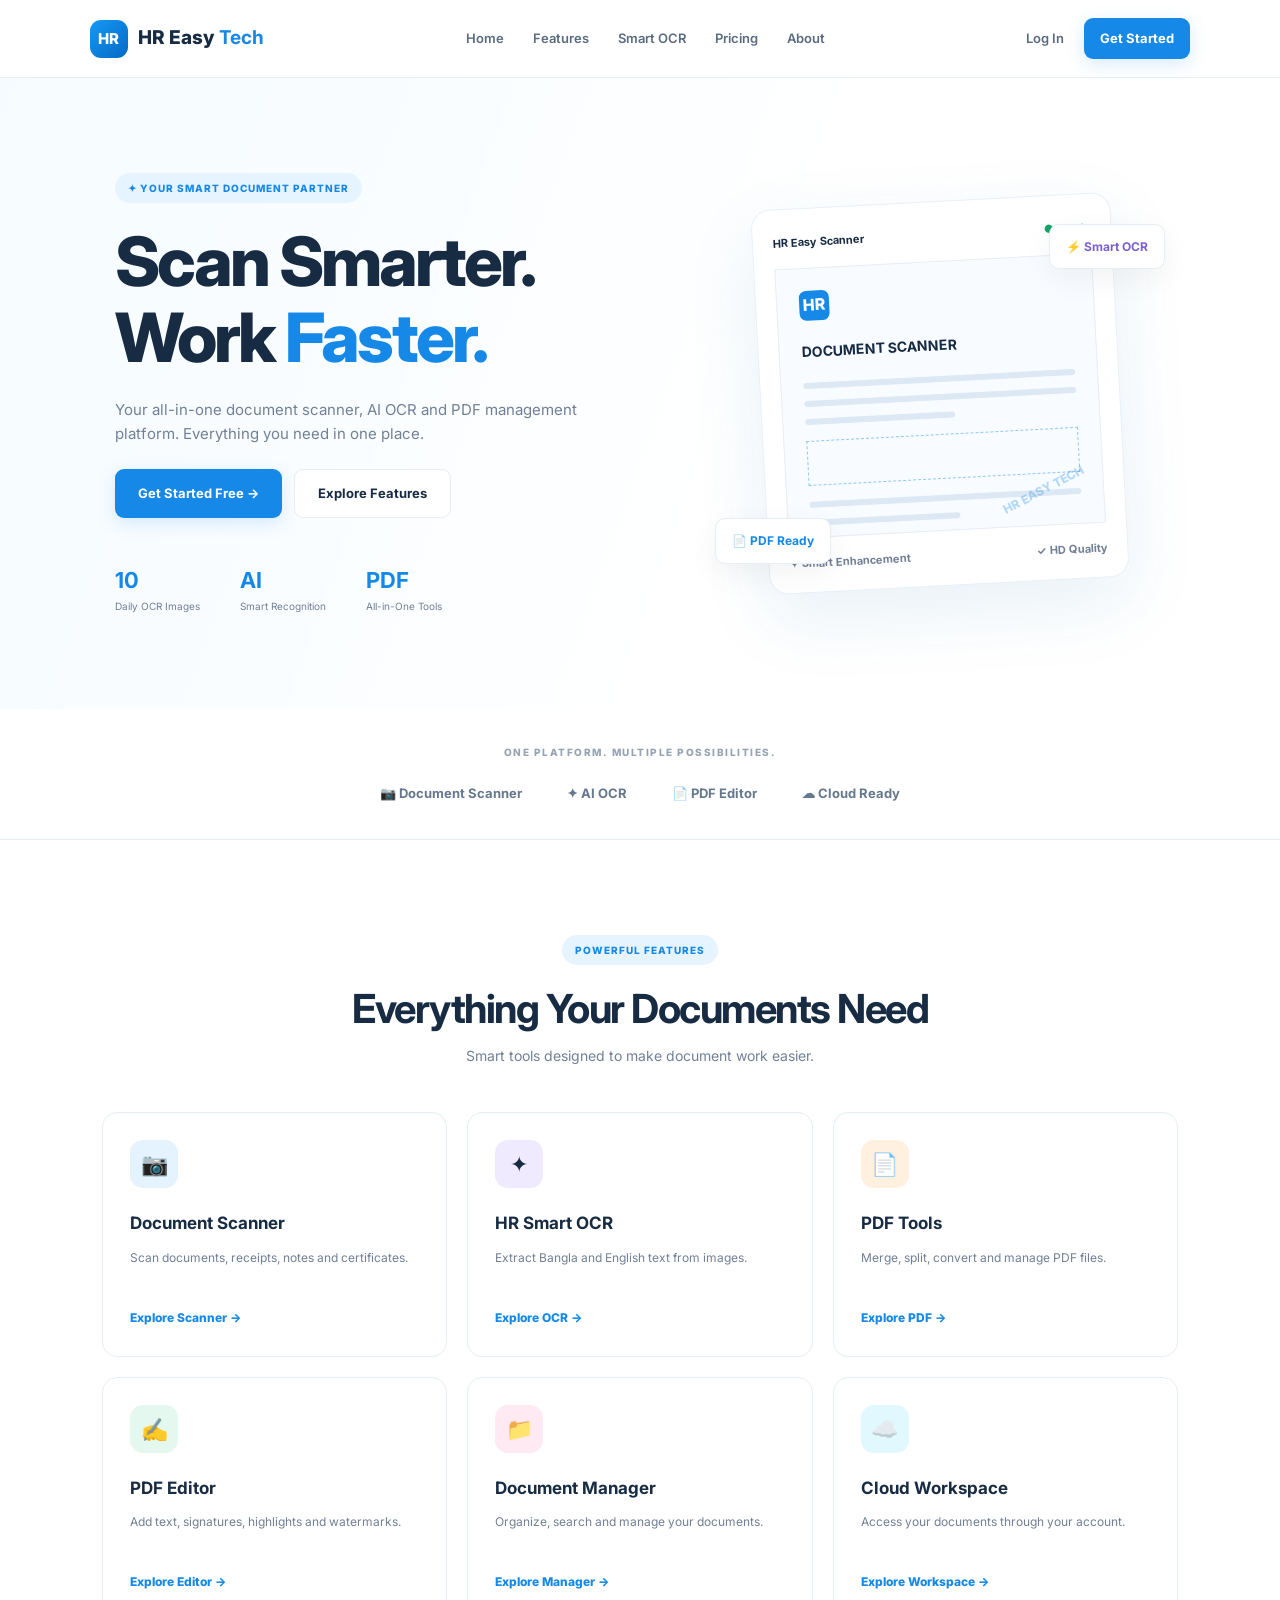
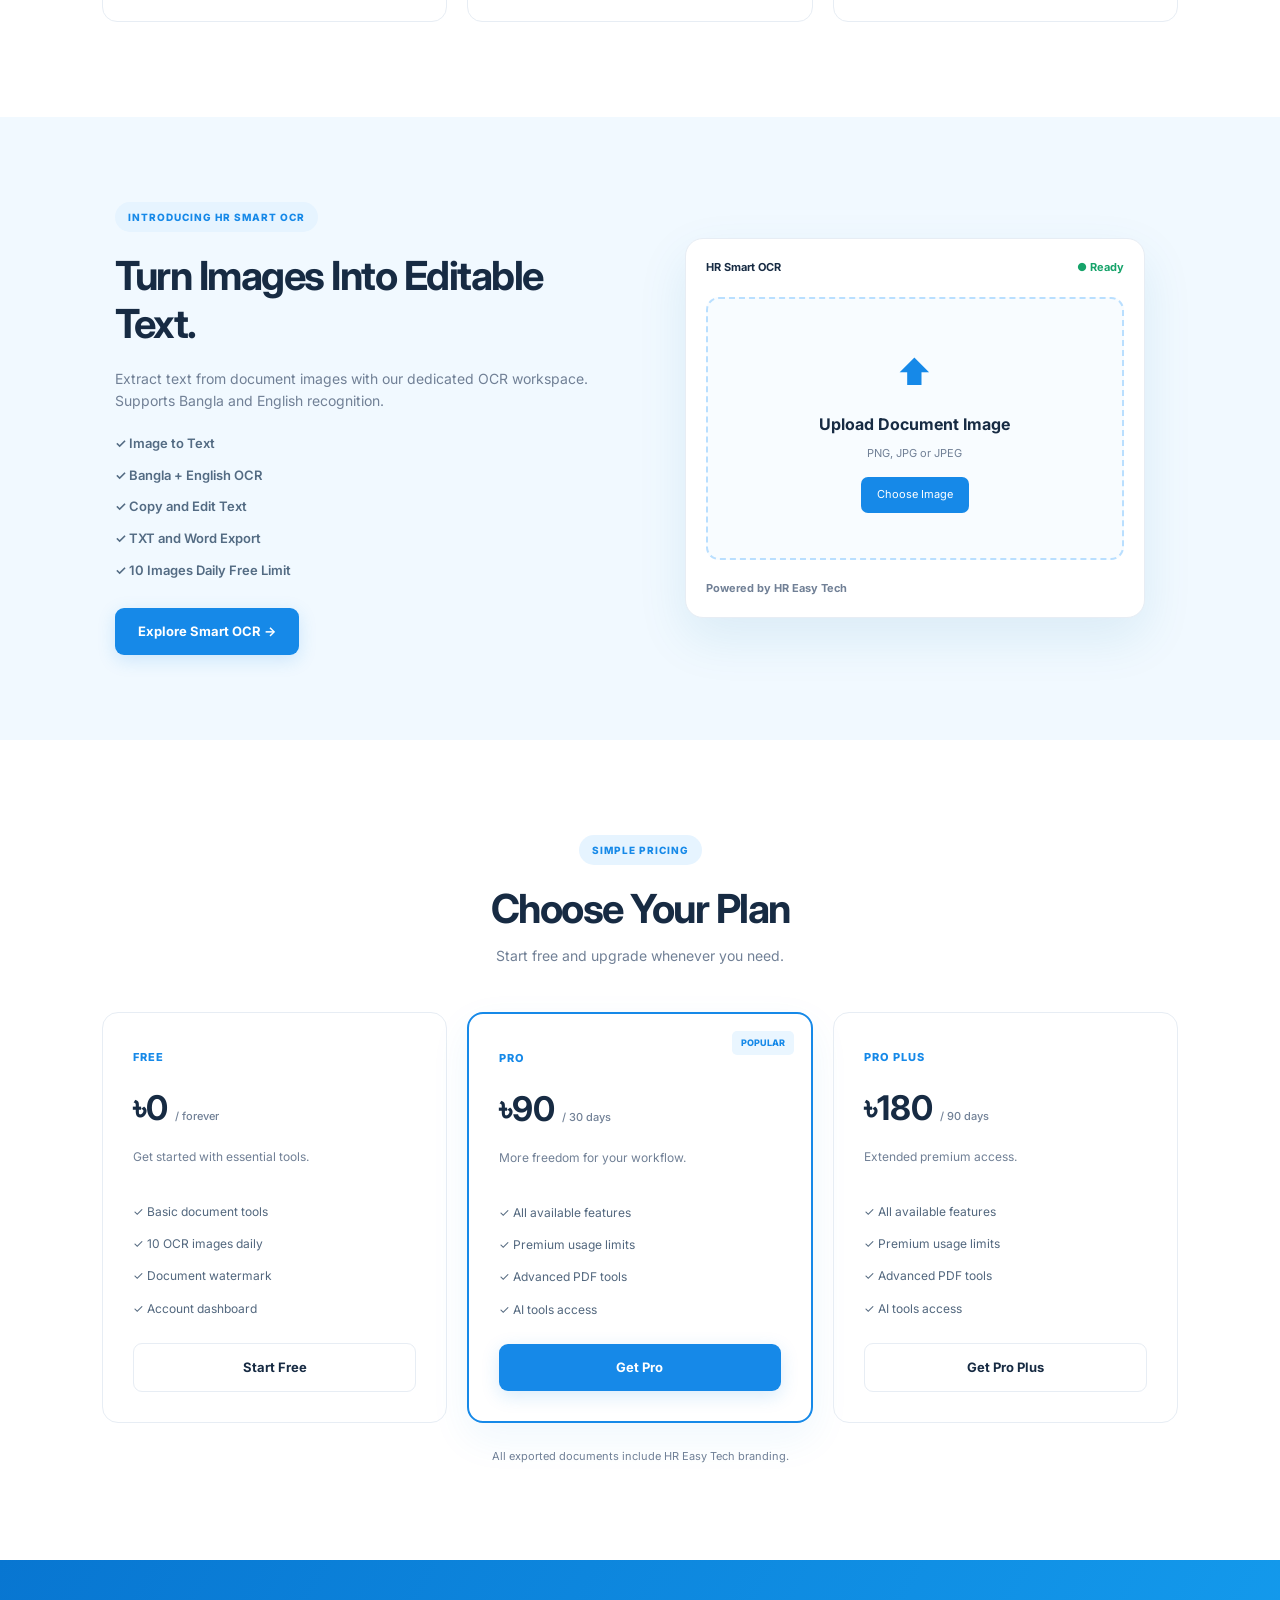
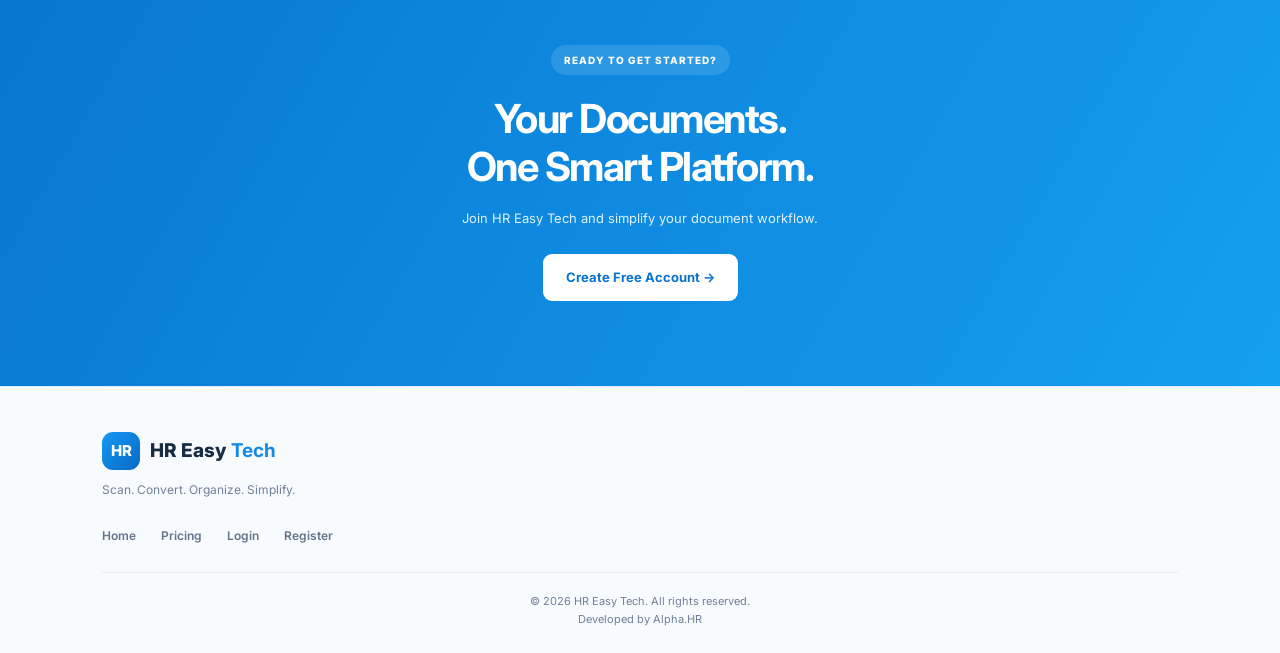
<file: index.html>
<!DOCTYPE html>
<html lang="en">
<head>
  <meta charset="UTF-8">
  <meta name="viewport" content="width=device-width, initial-scale=1.0">
  <meta name="theme-color" content="#ffffff">
  <meta name="description" content="HR Easy Tech - Smart Document Scanner, AI OCR and PDF Tools.">
  <title>HR Easy Tech - Smart Document Platform</title>
  <link rel="manifest" href="./manifest.json">
  <link rel="stylesheet" href="./assets/css/style.css">
  <link rel="preconnect" href="https://fonts.googleapis.com">
  <link href="https://fonts.googleapis.com/css2?family=Inter:wght@400;500;600;700;800&display=swap" rel="stylesheet">
</head>

<body>

<header class="header">
  <a href="index.html" class="brand">
    <span class="brand-icon">HR</span>
    <span>HR Easy <b>Tech</b></span>
  </a>

  <button class="menu-toggle" id="menuToggle" aria-label="Toggle navigation">☰</button>

  <nav class="nav" id="nav">
    <a href="#home">Home</a>
    <a href="#features">Features</a>
    <a href="#ocr">Smart OCR</a>
    <a href="#pricing">Pricing</a>
    <a href="#about">About</a>
  </nav>

  <div class="header-actions">
    <a href="login.html" class="login-btn">Log In</a>
    <a href="register.html" class="primary-btn small-btn">Get Started</a>
  </div>
</header>

<main>

<section class="hero" id="home">
  <div class="hero-content">
    <span class="eyebrow">✦ YOUR SMART DOCUMENT PARTNER</span>

    <h1>
      Scan Smarter.<br>
      Work <span>Faster.</span>
    </h1>

    <p>
      Your all-in-one document scanner, AI OCR and PDF
      management platform. Everything you need in one place.
    </p>

    <div class="hero-actions">
      <a href="register.html" class="primary-btn">Get Started Free →</a>
      <a href="#features" class="secondary-btn">Explore Features</a>
    </div>

    <div class="hero-stats">
      <div><strong>10</strong><small>Daily OCR Images</small></div>
      <div><strong>AI</strong><small>Smart Recognition</small></div>
      <div><strong>PDF</strong><small>All-in-One Tools</small></div>
    </div>
  </div>

  <div class="hero-visual">
    <div class="scan-card">
      <div class="scan-top">
        <span>HR Easy Scanner</span>
        <span class="live-dot">● Ready</span>
      </div>

      <div class="document-preview">
        <div class="doc-logo">HR</div>
        <h3>DOCUMENT SCANNER</h3>
        <div class="doc-line"></div>
        <div class="doc-line"></div>
        <div class="doc-line short"></div>
        <div class="doc-box"></div>
        <div class="doc-line"></div>
        <div class="doc-line short"></div>
        <div class="watermark">HR EASY TECH</div>
      </div>

      <div class="scan-bottom">
        <span>✦ Smart Enhancement</span>
        <span>✓ HD Quality</span>
      </div>
    </div>

    <div class="floating-tag tag-one">⚡ Smart OCR</div>
    <div class="floating-tag tag-two">📄 PDF Ready</div>
  </div>
</section>

<section class="trust-section">
  <p>ONE PLATFORM. MULTIPLE POSSIBILITIES.</p>
  <div class="trust-items">
    <span>📷 Document Scanner</span>
    <span>✦ AI OCR</span>
    <span>📄 PDF Editor</span>
    <span>☁ Cloud Ready</span>
  </div>
</section>

<section class="section" id="features">
  <div class="section-heading">
    <span class="eyebrow">POWERFUL FEATURES</span>
    <h2>Everything Your Documents Need</h2>
    <p>Smart tools designed to make document work easier.</p>
  </div>

  <div class="feature-grid">

    <a href="scanner.html" class="feature-card">
      <div class="feature-icon blue">📷</div>
      <h3>Document Scanner</h3>
      <p>Scan documents, receipts, notes and certificates.</p>
      <span>Explore Scanner →</span>
    </a>

    <a href="smart-ocr.html" class="feature-card">
      <div class="feature-icon purple">✦</div>
      <h3>HR Smart OCR</h3>
      <p>Extract Bangla and English text from images.</p>
      <span>Explore OCR →</span>
    </a>

    <a href="pdf-tools.html" class="feature-card">
      <div class="feature-icon orange">📄</div>
      <h3>PDF Tools</h3>
      <p>Merge, split, convert and manage PDF files.</p>
      <span>Explore PDF →</span>
    </a>

    <a href="pdf-tools.html" class="feature-card">
      <div class="feature-icon green">✍️</div>
      <h3>PDF Editor</h3>
      <p>Add text, signatures, highlights and watermarks.</p>
      <span>Explore Editor →</span>
    </a>

    <a href="dashboard.html" class="feature-card">
      <div class="feature-icon pink">📁</div>
      <h3>Document Manager</h3>
      <p>Organize, search and manage your documents.</p>
      <span>Explore Manager →</span>
    </a>

    <a href="dashboard.html" class="feature-card">
      <div class="feature-icon cyan">☁️</div>
      <h3>Cloud Workspace</h3>
      <p>Access your documents through your account.</p>
      <span>Explore Workspace →</span>
    </a>

  </div>
</section>

<section class="ocr-section" id="ocr">
  <div class="ocr-content">
    <span class="eyebrow">INTRODUCING HR SMART OCR</span>
    <h2>Turn Images Into Editable Text.</h2>
    <p>
      Extract text from document images with our dedicated
      OCR workspace. Supports Bangla and English recognition.
    </p>
    <ul>
      <li>✓ Image to Text</li>
      <li>✓ Bangla + English OCR</li>
      <li>✓ Copy and Edit Text</li>
      <li>✓ TXT and Word Export</li>
      <li>✓ 10 Images Daily Free Limit</li>
    </ul>
    <a href="smart-ocr.html" class="primary-btn">Explore Smart OCR →</a>
  </div>

  <div class="ocr-visual">
    <div class="ocr-window">
      <div class="ocr-window-header">
        <span>HR Smart OCR</span>
        <span>● Ready</span>
      </div>
      <div class="ocr-upload">
        <span class="upload-icon">⬆</span>
        <h3>Upload Document Image</h3>
        <p>PNG, JPG or JPEG</p>
        <span class="upload-button">Choose Image</span>
      </div>
      <div class="ocr-footer">Powered by HR Easy Tech</div>
    </div>
  </div>
</section>

<section class="section pricing-section" id="pricing">
  <div class="section-heading">
    <span class="eyebrow">SIMPLE PRICING</span>
    <h2>Choose Your Plan</h2>
    <p>Start free and upgrade whenever you need.</p>
  </div>

  <div class="pricing-grid">

    <div class="price-card">
      <span class="plan-name">FREE</span>
      <h3>৳0 <small>/ forever</small></h3>
      <p>Get started with essential tools.</p>
      <ul>
        <li>✓ Basic document tools</li>
        <li>✓ 10 OCR images daily</li>
        <li>✓ Document watermark</li>
        <li>✓ Account dashboard</li>
      </ul>
      <a href="register.html" class="secondary-btn full-btn">Start Free</a>
    </div>

    <div class="price-card featured-price">
      <span class="popular-label">POPULAR</span>
      <span class="plan-name">PRO</span>
      <h3>৳90 <small>/ 30 days</small></h3>
      <p>More freedom for your workflow.</p>
      <ul>
        <li>✓ All available features</li>
        <li>✓ Premium usage limits</li>
        <li>✓ Advanced PDF tools</li>
        <li>✓ AI tools access</li>
      </ul>
      <a href="register.html" class="primary-btn full-btn">Get Pro</a>
    </div>

    <div class="price-card">
      <span class="plan-name">PRO PLUS</span>
      <h3>৳180 <small>/ 90 days</small></h3>
      <p>Extended premium access.</p>
      <ul>
        <li>✓ All available features</li>
        <li>✓ Premium usage limits</li>
        <li>✓ Advanced PDF tools</li>
        <li>✓ AI tools access</li>
      </ul>
      <a href="register.html" class="secondary-btn full-btn">Get Pro Plus</a>
    </div>

  </div>
  <p class="pricing-note">All exported documents include HR Easy Tech branding.</p>
</section>

<section class="cta-section" id="about">
  <span class="eyebrow">READY TO GET STARTED?</span>
  <h2>Your Documents.<br>One Smart Platform.</h2>
  <p>Join HR Easy Tech and simplify your document workflow.</p>
  <a href="register.html" class="white-btn">Create Free Account →</a>
</section>

</main>

<footer class="footer">
  <div class="footer-brand">
    <a href="index.html" class="brand">
      <span class="brand-icon">HR</span>
      <span>HR Easy <b>Tech</b></span>
    </a>
    <p>Scan. Convert. Organize. Simplify.</p>
  </div>

  <div class="footer-links">
    <a href="index.html">Home</a>
    <a href="pricing.html">Pricing</a>
    <a href="login.html">Login</a>
    <a href="register.html">Register</a>
  </div>

  <div class="copyright">
    © <span id="year"></span> HR Easy Tech. All rights reserved.
    <br>Developed by Alpha.HR
  </div>
</footer>

<script src="./assets/js/app.js"></script>
</body>
</html>
</file>
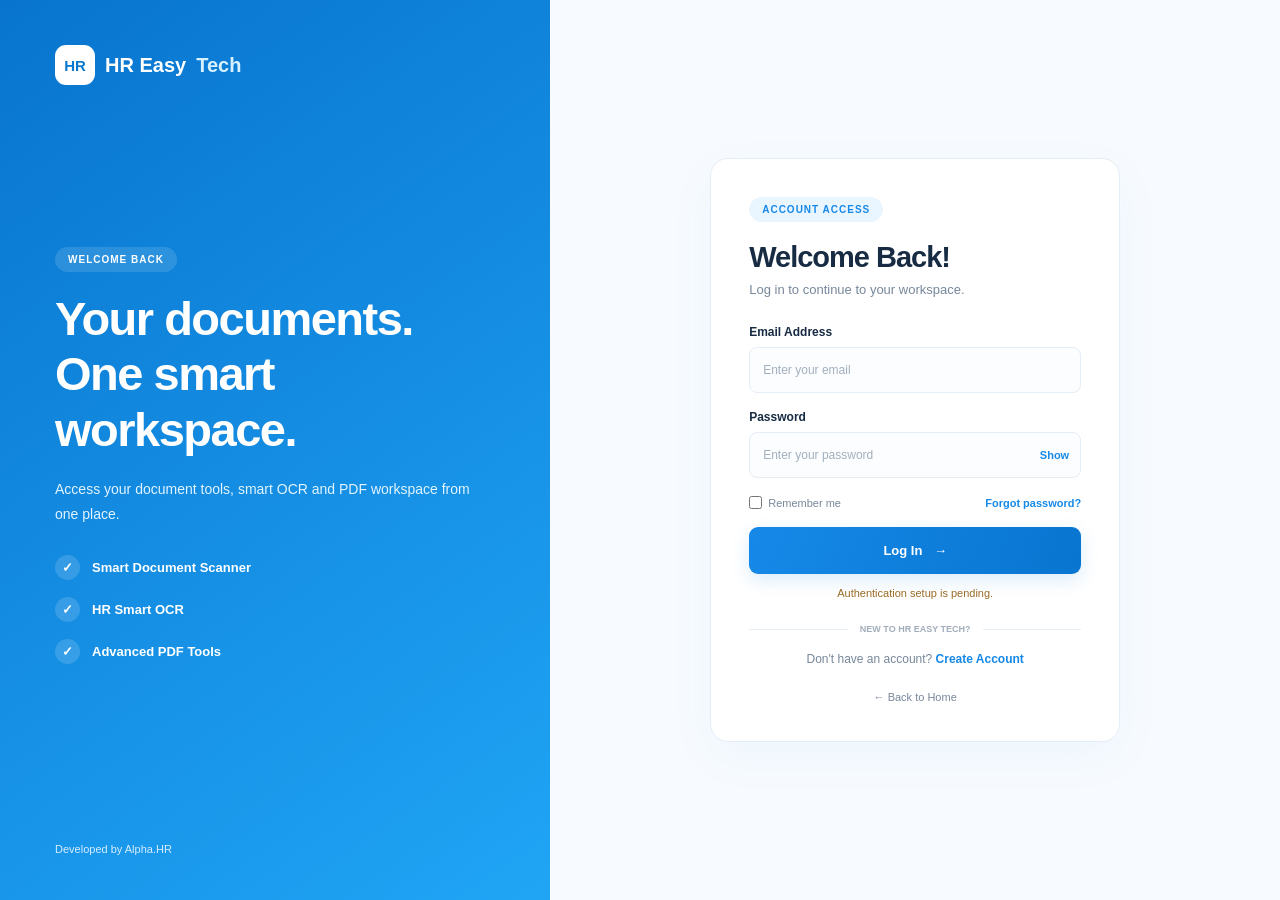
<file: login.html>
<!DOCTYPE html>
<html lang="en">
<head>
  <meta charset="UTF-8">
  <meta name="viewport" content="width=device-width, initial-scale=1.0">
  <title>Login | HR Easy Tech</title>
  <link rel="stylesheet" href="./assets/css/auth.css">
</head>
<body>

<div class="auth-layout">

  <section class="auth-side">
    <a href="index.html" class="brand">
      <span class="brand-icon">HR</span>
      HR Easy <b>Tech</b>
    </a>

    <div class="side-content">
      <span class="eyebrow">WELCOME BACK</span>
      <h1>Your documents.<br>One smart workspace.</h1>
      <p>Access your document tools, smart OCR and PDF workspace from one place.</p>

      <div class="side-feature">
        <span>✓</span> Smart Document Scanner
      </div>
      <div class="side-feature">
        <span>✓</span> HR Smart OCR
      </div>
      <div class="side-feature">
        <span>✓</span> Advanced PDF Tools
      </div>
    </div>

    <p class="side-credit">Developed by Alpha.HR</p>
  </section>

  <section class="auth-main">
    <div class="auth-box">

      <a href="index.html" class="mobile-brand">
        <span class="brand-icon">HR</span>
        HR Easy <b>Tech</b>
      </a>

      <span class="eyebrow">ACCOUNT ACCESS</span>
      <h2>Welcome Back!</h2>
      <p class="auth-description">Log in to continue to your workspace.</p>

      <form id="loginForm">

        <label for="email">Email Address</label>
        <input
          type="email"
          id="email"
          placeholder="Enter your email"
          autocomplete="email"
          required
        >

        <label for="password">Password</label>
        <div class="password-field">
          <input
            type="password"
            id="password"
            placeholder="Enter your password"
            autocomplete="current-password"
            required
            minlength="8"
          >
          <button type="button" class="toggle-password" data-target="password">Show</button>
        </div>

        <div class="form-options">
          <label class="remember">
            <input type="checkbox" id="remember">
            Remember me
          </label>
          <a href="#" id="forgotPassword">Forgot password?</a>
        </div>

        <button type="submit" class="auth-submit">
          Log In <span>→</span>
        </button>

        <p id="authMessage" class="auth-message" aria-live="polite">
          Authentication setup is pending.
        </p>
      </form>

      <div class="auth-divider"><span>NEW TO HR EASY TECH?</span></div>

      <p class="switch-auth">
        Don't have an account?
        <a href="register.html">Create Account</a>
      </p>

      <a href="index.html" class="back-home">← Back to Home</a>

    </div>
  </section>

</div>

<script>
document.querySelectorAll(".toggle-password").forEach(button => {
  button.addEventListener("click", () => {
    const input = document.getElementById(button.dataset.target);
    const visible = input.type === "text";
    input.type = visible ? "password" : "text";
    button.textContent = visible ? "Show" : "Hide";
  });
});

document.getElementById("loginForm").addEventListener("submit", e => {
  e.preventDefault();
  document.getElementById("authMessage").textContent =
    "Login service is not connected yet. Please wait for backend setup.";
});
</script>

</body>
</html>
</file>
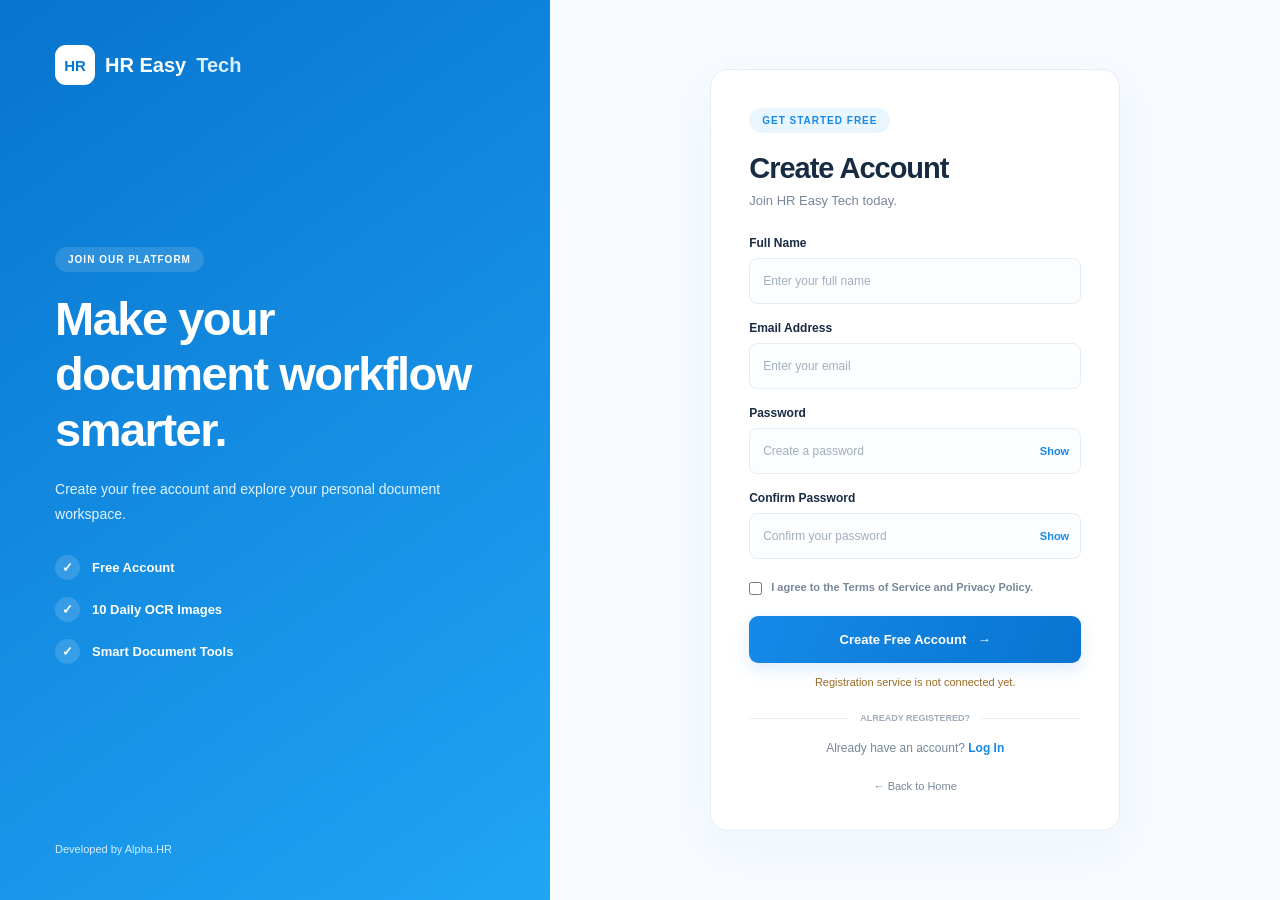
<file: register.html>
<!DOCTYPE html>
<html lang="en">
<head>
  <meta charset="UTF-8">
  <meta name="viewport" content="width=device-width, initial-scale=1.0">
  <title>Create Account | HR Easy Tech</title>
  <link rel="stylesheet" href="./assets/css/auth.css">
</head>
<body>

<div class="auth-layout">

  <section class="auth-side">
    <a href="index.html" class="brand">
      <span class="brand-icon">HR</span>
      HR Easy <b>Tech</b>
    </a>

    <div class="side-content">
      <span class="eyebrow">JOIN OUR PLATFORM</span>
      <h1>Make your document workflow smarter.</h1>
      <p>Create your free account and explore your personal document workspace.</p>

      <div class="side-feature"><span>✓</span> Free Account</div>
      <div class="side-feature"><span>✓</span> 10 Daily OCR Images</div>
      <div class="side-feature"><span>✓</span> Smart Document Tools</div>
    </div>

    <p class="side-credit">Developed by Alpha.HR</p>
  </section>

  <section class="auth-main">
    <div class="auth-box">

      <a href="index.html" class="mobile-brand">
        <span class="brand-icon">HR</span>
        HR Easy <b>Tech</b>
      </a>

      <span class="eyebrow">GET STARTED FREE</span>
      <h2>Create Account</h2>
      <p class="auth-description">Join HR Easy Tech today.</p>

      <form id="registerForm">

        <label for="fullname">Full Name</label>
        <input
          type="text"
          id="fullname"
          placeholder="Enter your full name"
          autocomplete="name"
          required
          minlength="2"
        >

        <label for="regEmail">Email Address</label>
        <input
          type="email"
          id="regEmail"
          placeholder="Enter your email"
          autocomplete="email"
          required
        >

        <label for="regPassword">Password</label>
        <div class="password-field">
          <input
            type="password"
            id="regPassword"
            placeholder="Create a password"
            autocomplete="new-password"
            required
            minlength="8"
          >
          <button type="button" class="toggle-password" data-target="regPassword">Show</button>
        </div>

        <label for="confirmPassword">Confirm Password</label>
        <div class="password-field">
          <input
            type="password"
            id="confirmPassword"
            placeholder="Confirm your password"
            autocomplete="new-password"
            required
            minlength="8"
          >
          <button type="button" class="toggle-password" data-target="confirmPassword">Show</button>
        </div>

        <label class="terms-check">
          <input type="checkbox" id="terms" required>
          <span>I agree to the Terms of Service and Privacy Policy.</span>
        </label>

        <button type="submit" class="auth-submit">
          Create Free Account <span>→</span>
        </button>

        <p id="registerMessage" class="auth-message" aria-live="polite">
          Registration service is not connected yet.
        </p>

      </form>

      <div class="auth-divider"><span>ALREADY REGISTERED?</span></div>

      <p class="switch-auth">
        Already have an account?
        <a href="login.html">Log In</a>
      </p>

      <a href="index.html" class="back-home">← Back to Home</a>

    </div>
  </section>

</div>

<script>
document.querySelectorAll(".toggle-password").forEach(button => {
  button.addEventListener("click", () => {
    const input = document.getElementById(button.dataset.target);
    const visible = input.type === "text";
    input.type = visible ? "password" : "text";
    button.textContent = visible ? "Show" : "Hide";
  });
});

document.getElementById("registerForm").addEventListener("submit", e => {
  e.preventDefault();

  const password = document.getElementById("regPassword").value;
  const confirm = document.getElementById("confirmPassword");
  const message = document.getElementById("registerMessage");

  if (password !== confirm.value) {
    message.textContent = "Passwords do not match.";
    confirm.focus();
    return;
  }

  message.textContent =
    "Registration service is not connected yet. Backend setup is next.";
});
</script>

</body>
</html>
</file>
<file: assets/css/style.css>
* {
  margin: 0;
  padding: 0;
  box-sizing: border-box;
}

:root {
  --primary: #1689e8;
  --primary-dark: #0872ce;
  --sky: #eaf6ff;
  --text: #172b43;
  --muted: #718096;
  --border: #e7edf4;
  --white: #ffffff;
}

html {
  scroll-behavior: smooth;
}

body {
  font-family: 'Inter', sans-serif;
  color: var(--text);
  background: var(--white);
  line-height: 1.6;
}

a {
  text-decoration: none;
  color: inherit;
}

button {
  font-family: inherit;
}

.header {
  height: 78px;
  padding: 0 7%;
  display: flex;
  align-items: center;
  justify-content: space-between;
  background: rgba(255,255,255,.96);
  border-bottom: 1px solid var(--border);
  position: sticky;
  top: 0;
  z-index: 100;
  backdrop-filter: blur(15px);
}

.brand {
  display: flex;
  align-items: center;
  gap: 10px;
  font-size: 19px;
  font-weight: 800;
  white-space: nowrap;
}

.brand b {
  color: var(--primary);
}

.brand-icon {
  background: linear-gradient(135deg,#1599f4,#056ac5);
  color: white;
  width: 38px;
  height: 38px;
  border-radius: 11px;
  display: grid;
  place-items: center;
  font-size: 15px;
}

.nav {
  display: flex;
  gap: 29px;
  align-items: center;
}

.nav a,
.login-btn {
  font-size: 13px;
  color: #596b80;
  font-weight: 600;
  transition: .25s;
}

.nav a:hover,
.login-btn:hover {
  color: var(--primary);
}

.header-actions {
  display: flex;
  align-items: center;
  gap: 20px;
}

.primary-btn,
.secondary-btn,
.white-btn {
  display: inline-flex;
  justify-content: center;
  align-items: center;
  padding: 13px 23px;
  border-radius: 9px;
  font-size: 13px;
  font-weight: 700;
  transition: .25s;
  cursor: pointer;
}

.primary-btn {
  color: white;
  background: var(--primary);
  box-shadow: 0 5px 18px #1689e82b;
}

.primary-btn:hover {
  background: var(--primary-dark);
  transform: translateY(-2px);
}

.secondary-btn {
  color: var(--text);
  background: white;
  border: 1px solid var(--border);
}

.secondary-btn:hover {
  border-color: var(--primary);
  color: var(--primary);
}

.small-btn {
  padding: 10px 16px;
}

.menu-toggle {
  display: none;
  border: 0;
  background: transparent;
  font-size: 25px;
  cursor: pointer;
}

.hero {
  padding: 95px 9%;
  min-height: 580px;
  background: linear-gradient(110deg,#f5fbff 0%,#fff 60%);
  display: grid;
  grid-template-columns: 1.1fr .9fr;
  align-items: center;
  gap: 50px;
}

.eyebrow {
  display: inline-block;
  color: var(--primary);
  background: #e6f4ff;
  border-radius: 30px;
  padding: 7px 13px;
  font-size: 10px;
  font-weight: 800;
  letter-spacing: 1px;
  margin-bottom: 20px;
}

.hero h1 {
  font-size: clamp(43px,5.5vw,68px);
  line-height: 1.12;
  letter-spacing: -3px;
  font-weight: 800;
}

.hero h1 span {
  color: var(--primary);
}

.hero-content > p {
  max-width: 480px;
  color: var(--muted);
  margin: 23px 0;
  font-size: 15px;
}

.hero-actions {
  display: flex;
  flex-wrap: wrap;
  gap: 12px;
}

.hero-stats {
  display: flex;
  gap: 40px;
  margin-top: 45px;
}

.hero-stats div {
  display: flex;
  flex-direction: column;
}

.hero-stats strong {
  font-size: 22px;
  color: var(--primary);
}

.hero-stats small {
  font-size: 10px;
  color: var(--muted);
}

.hero-visual {
  position: relative;
  display: flex;
  justify-content: center;
  align-items: center;
  min-height: 390px;
}

.scan-card {
  width: min(100%,360px);
  padding: 20px;
  background: white;
  border: 1px solid #e8f0f8;
  border-radius: 19px;
  box-shadow: 0 25px 70px #1e72a51a;
  transform: rotate(-3deg);
}

.scan-top,
.scan-bottom {
  display: flex;
  justify-content: space-between;
  font-size: 11px;
  font-weight: 700;
  padding: 5px 0 16px;
}

.live-dot {
  color: #16a36a;
}

.document-preview {
  height: 270px;
  background: #f8fbff;
  border: 1px solid #e8edf5;
  padding: 22px;
  position: relative;
  overflow: hidden;
}

.doc-logo {
  width: 30px;
  height: 30px;
  display: grid;
  place-items: center;
  color: white;
  background: var(--primary);
  border-radius: 7px;
  font-weight: 800;
}

.document-preview h3 {
  font-size: 14px;
  margin: 20px 0;
}

.doc-line {
  height: 6px;
  background: #dce8f3;
  border-radius: 5px;
  margin: 12px 0;
}

.doc-line.short {
  width: 55%;
}

.doc-box {
  height: 45px;
  border: 1px dashed #91c8f3;
  margin: 16px 0;
}

.watermark {
  position: absolute;
  bottom: 25px;
  right: 15px;
  color: #1689e8;
  opacity: .3;
  font-size: 12px;
  font-weight: 800;
  transform: rotate(-25deg);
}

.scan-bottom {
  padding: 17px 0 0;
  color: var(--muted);
}

.floating-tag {
  position: absolute;
  background: white;
  border: 1px solid var(--border);
  border-radius: 10px;
  padding: 12px 16px;
  box-shadow: 0 10px 30px #0000000d;
  font-size: 12px;
  font-weight: 700;
  animation: float 3s ease-in-out infinite;
}

.tag-one {
  top: 25px;
  right: 0;
  color: #7b61ce;
}

.tag-two {
  bottom: 25px;
  left: 0;
  animation-delay: 1s;
  color: #1689e8;
}

@keyframes float {
  0%,100% { transform: translateY(0); }
  50% { transform: translateY(-10px); }
}

.trust-section {
  padding: 35px 8%;
  text-align: center;
  border-bottom: 1px solid var(--border);
}

.trust-section > p {
  font-size: 10px;
  color: #94a4b5;
  font-weight: 800;
  letter-spacing: 1.5px;
}

.trust-items {
  display: flex;
  flex-wrap: wrap;
  justify-content: center;
  gap: 45px;
  margin-top: 23px;
  font-size: 13px;
  font-weight: 700;
  color: #65788d;
}

.section {
  padding: 95px 8%;
}

.section-heading {
  text-align: center;
  margin-bottom: 45px;
}

.section-heading h2,
.ocr-content h2,
.cta-section h2 {
  font-size: clamp(28px,4vw,40px);
  line-height: 1.2;
  letter-spacing: -1.5px;
}

.section-heading p {
  margin-top: 12px;
  color: var(--muted);
  font-size: 14px;
}

.feature-grid {
  display: grid;
  grid-template-columns: repeat(3,1fr);
  gap: 20px;
}

.feature-card {
  padding: 27px;
  border: 1px solid var(--border);
  border-radius: 15px;
  transition: .3s;
  background: white;
}

.feature-card:hover {
  transform: translateY(-6px);
  border-color: #9bd2ff;
  box-shadow: 0 15px 35px #1689e812;
}

.feature-icon {
  height: 48px;
  width: 48px;
  border-radius: 13px;
  display: grid;
  place-items: center;
  font-size: 22px;
  margin-bottom: 22px;
}

.blue { background:#e4f3ff; }
.purple { background:#f0eaff; }
.orange { background:#fff0df; }
.green { background:#e5f8ef; }
.pink { background:#ffeaf3; }
.cyan { background:#e2f8ff; }

.feature-card h3 {
  font-size: 17px;
  margin-bottom: 10px;
}

.feature-card p {
  font-size: 12px;
  color: var(--muted);
  min-height: 43px;
}

.feature-card > span {
  display: inline-block;
  margin-top: 17px;
  color: var(--primary);
  font-size: 12px;
  font-weight: 800;
}

.ocr-section {
  padding: 85px 9%;
  background: #f1f9ff;
  display: grid;
  grid-template-columns: 1fr 1fr;
  align-items: center;
  gap: 50px;
}

.ocr-content > p {
  color: var(--muted);
  font-size: 14px;
  margin: 20px 0;
}

.ocr-content ul {
  list-style: none;
  margin-bottom: 27px;
}

.ocr-content li {
  font-size: 13px;
  margin: 11px 0;
  font-weight: 600;
  color: #536b83;
}

.ocr-visual {
  padding: 20px;
}

.ocr-window {
  background: white;
  border: 1px solid var(--border);
  border-radius: 18px;
  padding: 20px;
  box-shadow: 0 20px 50px #1478a51a;
}

.ocr-window-header,
.ocr-footer {
  display: flex;
  justify-content: space-between;
  font-size: 11px;
  font-weight: 700;
}

.ocr-window-header span:last-child {
  color: #16a36a;
}

.ocr-upload {
  margin: 20px 0;
  padding: 45px 15px;
  text-align: center;
  border: 2px dashed #b9dfff;
  border-radius: 13px;
  background: #f8fcff;
}

.upload-icon {
  font-size: 35px;
  color: var(--primary);
}

.ocr-upload h3 {
  margin-top: 12px;
  font-size: 16px;
}

.ocr-upload p {
  color: var(--muted);
  font-size: 11px;
  margin: 7px 0 15px;
}

.upload-button {
  display: inline-block;
  background: var(--primary);
  color: white;
  padding: 9px 16px;
  border-radius: 7px;
  font-size: 11px;
}

.ocr-footer {
  color: var(--muted);
}

.pricing-grid {
  display: grid;
  grid-template-columns: repeat(3,1fr);
  gap: 20px;
  align-items: stretch;
}

.price-card {
  border: 1px solid var(--border);
  border-radius: 16px;
  padding: 30px;
  position: relative;
}

.featured-price {
  border: 2px solid var(--primary);
  box-shadow: 0 15px 40px #1689e812;
}

.popular-label {
  position: absolute;
  right: 17px;
  top: 17px;
  background: var(--sky);
  color: var(--primary);
  padding: 5px 9px;
  border-radius: 5px;
  font-size: 9px;
  font-weight: 800;
}

.plan-name {
  font-size: 11px;
  color: var(--primary);
  font-weight: 800;
  letter-spacing: 1px;
}

.price-card h3 {
  font-size: 34px;
  margin: 12px 0;
}

.price-card h3 small {
  font-size: 11px;
  color: var(--muted);
  font-weight: 500;
}

.price-card > p {
  font-size: 12px;
  color: var(--muted);
  min-height: 30px;
}

.price-card ul {
  list-style: none;
  margin: 25px 0;
}

.price-card li {
  margin: 13px 0;
  font-size: 12px;
  color: #52677e;
}

.full-btn {
  width: 100%;
}

.pricing-note {
  text-align: center;
  margin-top: 25px;
  color: var(--muted);
  font-size: 11px;
}

.cta-section {
  text-align: center;
  padding: 85px 20px;
  background: linear-gradient(120deg,#0876d1,#159ff0);
  color: white;
}

.cta-section .eyebrow {
  color: white;
  background: #ffffff20;
}

.cta-section p {
  font-size: 13px;
  margin: 17px 0 25px;
  color: #e0f2ff;
}

.white-btn {
  background: white;
  color: var(--primary-dark);
}

.footer {
  padding: 45px 8% 25px;
  background: #f8fbfe;
  border-top: 1px solid var(--border);
}

.footer-brand p {
  margin-top: 10px;
  color: var(--muted);
  font-size: 12px;
}

.footer-links {
  display: flex;
  gap: 25px;
  margin: 27px 0;
  flex-wrap: wrap;
}

.footer-links a {
  color: #62758a;
  font-size: 12px;
  font-weight: 600;
}

.copyright {
  border-top: 1px solid var(--border);
  padding-top: 20px;
  color: var(--muted);
  font-size: 11px;
  text-align: center;
}

@media(max-width:900px) {
  .header { padding: 0 4%; }
  .nav { gap: 14px; }
  .hero { padding: 75px 6%; }
  .section { padding: 75px 5%; }
  .feature-grid { grid-template-columns: repeat(2,1fr); }
}

@media(max-width:650px) {
  .header { height: 68px; }
  .menu-toggle { display: block; }
  .nav {
    display: none;
    position: absolute;
    top: 68px;
    left: 0;
    right: 0;
    background: white;
    padding: 22px;
    flex-direction: column;
    border-bottom: 1px solid var(--border);
  }
  .nav.active { display: flex; }
  .header-actions { gap: 10px; }
  .login-btn { display: none; }
  .small-btn { padding: 9px 11px; font-size: 11px; }
  .hero {
    grid-template-columns: 1fr;
    padding: 65px 7%;
    gap: 25px;
  }
  .hero h1 { font-size: 46px; }
  .hero-visual { min-height: 340px; }
  .hero-stats { gap: 23px; }
  .trust-items { gap: 18px; }
  .feature-grid,
  .pricing-grid,
  .ocr-section { grid-template-columns: 1fr; }
  .ocr-section { padding: 65px 7%; gap: 25px; }
  .section { padding: 65px 7%; }
  .price-card { padding: 25px; }
}
</file>
<file: assets/css/auth.css>
* {
  margin: 0;
  padding: 0;
  box-sizing: border-box;
}

:root {
  --blue: #1689e8;
  --dark-blue: #0872ce;
  --text: #172b43;
  --muted: #77879a;
  --border: #e5edf5;
}

body {
  font-family: Inter, Arial, sans-serif;
  background: #f7fbff;
  color: var(--text);
  min-height: 100vh;
}

a {
  text-decoration: none;
}

.auth-layout {
  min-height: 100vh;
  display: grid;
  grid-template-columns: 43% 57%;
}

.auth-side {
  background: linear-gradient(145deg,#0874ce,#20a5f5);
  color: white;
  padding: 45px 10%;
  display: flex;
  flex-direction: column;
  justify-content: space-between;
}

.brand {
  display: flex;
  align-items: center;
  gap: 10px;
  color: white;
  font-size: 20px;
  font-weight: 800;
}

.brand b {
  color: #d8f1ff;
}

.brand-icon {
  width: 40px;
  height: 40px;
  background: white;
  color: #0878ce;
  border-radius: 11px;
  display: grid;
  place-items: center;
  font-size: 15px;
  font-weight: 900;
}

.side-content {
  max-width: 420px;
}

.eyebrow {
  display: inline-block;
  background: #e9f5ff;
  color: var(--blue);
  padding: 7px 13px;
  border-radius: 30px;
  font-size: 10px;
  font-weight: 800;
  letter-spacing: 1px;
  margin-bottom: 19px;
}

.auth-side .eyebrow {
  background: #ffffff20;
  color: white;
}

.side-content h1 {
  font-size: clamp(32px,4vw,47px);
  line-height: 1.18;
  letter-spacing: -1.5px;
}

.side-content > p {
  color: #e2f4ff;
  font-size: 14px;
  margin: 20px 0 28px;
  line-height: 1.8;
}

.side-feature {
  display: flex;
  align-items: center;
  gap: 12px;
  margin: 17px 0;
  font-size: 13px;
  font-weight: 600;
}

.side-feature span {
  background: #ffffff25;
  width: 25px;
  height: 25px;
  display: grid;
  place-items: center;
  border-radius: 50%;
}

.side-credit {
  font-size: 11px;
  color: #d7edff;
}

.auth-main {
  display: flex;
  justify-content: center;
  align-items: center;
  padding: 50px 25px;
}

.auth-box {
  width: 100%;
  max-width: 410px;
  background: white;
  padding: 38px;
  border: 1px solid var(--border);
  border-radius: 18px;
  box-shadow: 0 15px 50px #1a76b30b;
}

.mobile-brand {
  display: none;
  align-items: center;
  gap: 9px;
  margin-bottom: 30px;
  color: var(--text);
  font-weight: 800;
}

.mobile-brand b {
  color: var(--blue);
}

.auth-box h2 {
  font-size: 29px;
  letter-spacing: -1px;
}

.auth-description {
  color: var(--muted);
  font-size: 13px;
  margin: 8px 0 28px;
}

.auth-box form > label {
  display: block;
  font-size: 12px;
  font-weight: 700;
  margin: 17px 0 8px;
}

.auth-box input:not([type="checkbox"]) {
  width: 100%;
  height: 46px;
  border: 1px solid var(--border);
  background: #fbfdff;
  border-radius: 8px;
  padding: 0 13px;
  font-size: 12px;
  outline: none;
  transition: .2s;
}

.auth-box input:focus {
  border-color: var(--blue);
  background: white;
  box-shadow: 0 0 0 3px #1689e812;
}

.auth-box input::placeholder {
  color: #a3afbd;
}

.password-field {
  position: relative;
}

.password-field input {
  padding-right: 60px !important;
}

.toggle-password {
  position: absolute;
  right: 12px;
  top: 50%;
  transform: translateY(-50%);
  border: 0;
  background: transparent;
  color: var(--blue);
  font-size: 11px;
  font-weight: 700;
  cursor: pointer;
}

.form-options {
  display: flex;
  justify-content: space-between;
  align-items: center;
  gap: 10px;
  margin: 18px 0;
  font-size: 11px;
}

.remember {
  display: flex;
  align-items: center;
  gap: 6px;
  color: var(--muted);
}

.remember input,
.terms-check input {
  accent-color: var(--blue);
}

.form-options a,
.switch-auth a {
  color: var(--blue);
  font-weight: 700;
}

.terms-check {
  display: flex !important;
  align-items: flex-start;
  gap: 9px;
  color: var(--muted);
  font-size: 11px !important;
  line-height: 1.6;
  margin: 20px 0 !important;
}

.terms-check input {
  margin-top: 3px;
}

.auth-submit {
  width: 100%;
  height: 47px;
  border: 0;
  border-radius: 9px;
  background: linear-gradient(110deg,#1689e8,#0875d0);
  color: white;
  font-size: 13px;
  font-weight: 800;
  cursor: pointer;
  box-shadow: 0 6px 18px #1689e829;
  transition: .25s;
}

.auth-submit span {
  margin-left: 8px;
}

.auth-submit:hover {
  transform: translateY(-2px);
  box-shadow: 0 10px 25px #1689e83d;
}

.auth-message {
  font-size: 11px;
  color: #9a6b24;
  text-align: center;
  margin-top: 13px;
}

.auth-divider {
  display: flex;
  align-items: center;
  gap: 12px;
  margin: 25px 0 18px;
}

.auth-divider::before,
.auth-divider::after {
  content: "";
  height: 1px;
  flex: 1;
  background: var(--border);
}

.auth-divider span {
  font-size: 9px;
  color: #a1adba;
  font-weight: 800;
  white-space: nowrap;
}

.switch-auth {
  text-align: center;
  font-size: 12px;
  color: var(--muted);
}

.back-home {
  display: block;
  text-align: center;
  margin-top: 25px;
  font-size: 11px;
  color: var(--muted);
}

.back-home:hover {
  color: var(--blue);
}

@media(max-width:850px) {
  .auth-layout {
    grid-template-columns: 1fr;
  }

  .auth-side {
    display: none;
  }

  .auth-main {
    min-height: 100vh;
    padding: 25px 16px;
  }

  .auth-box {
    padding: 30px 24px;
  }

  .mobile-brand {
    display: flex;
  }
}

@media(max-width:380px) {
  .auth-box {
    padding: 23px 17px;
  }

  .form-options {
    font-size: 10px;
  }
}
</file>
